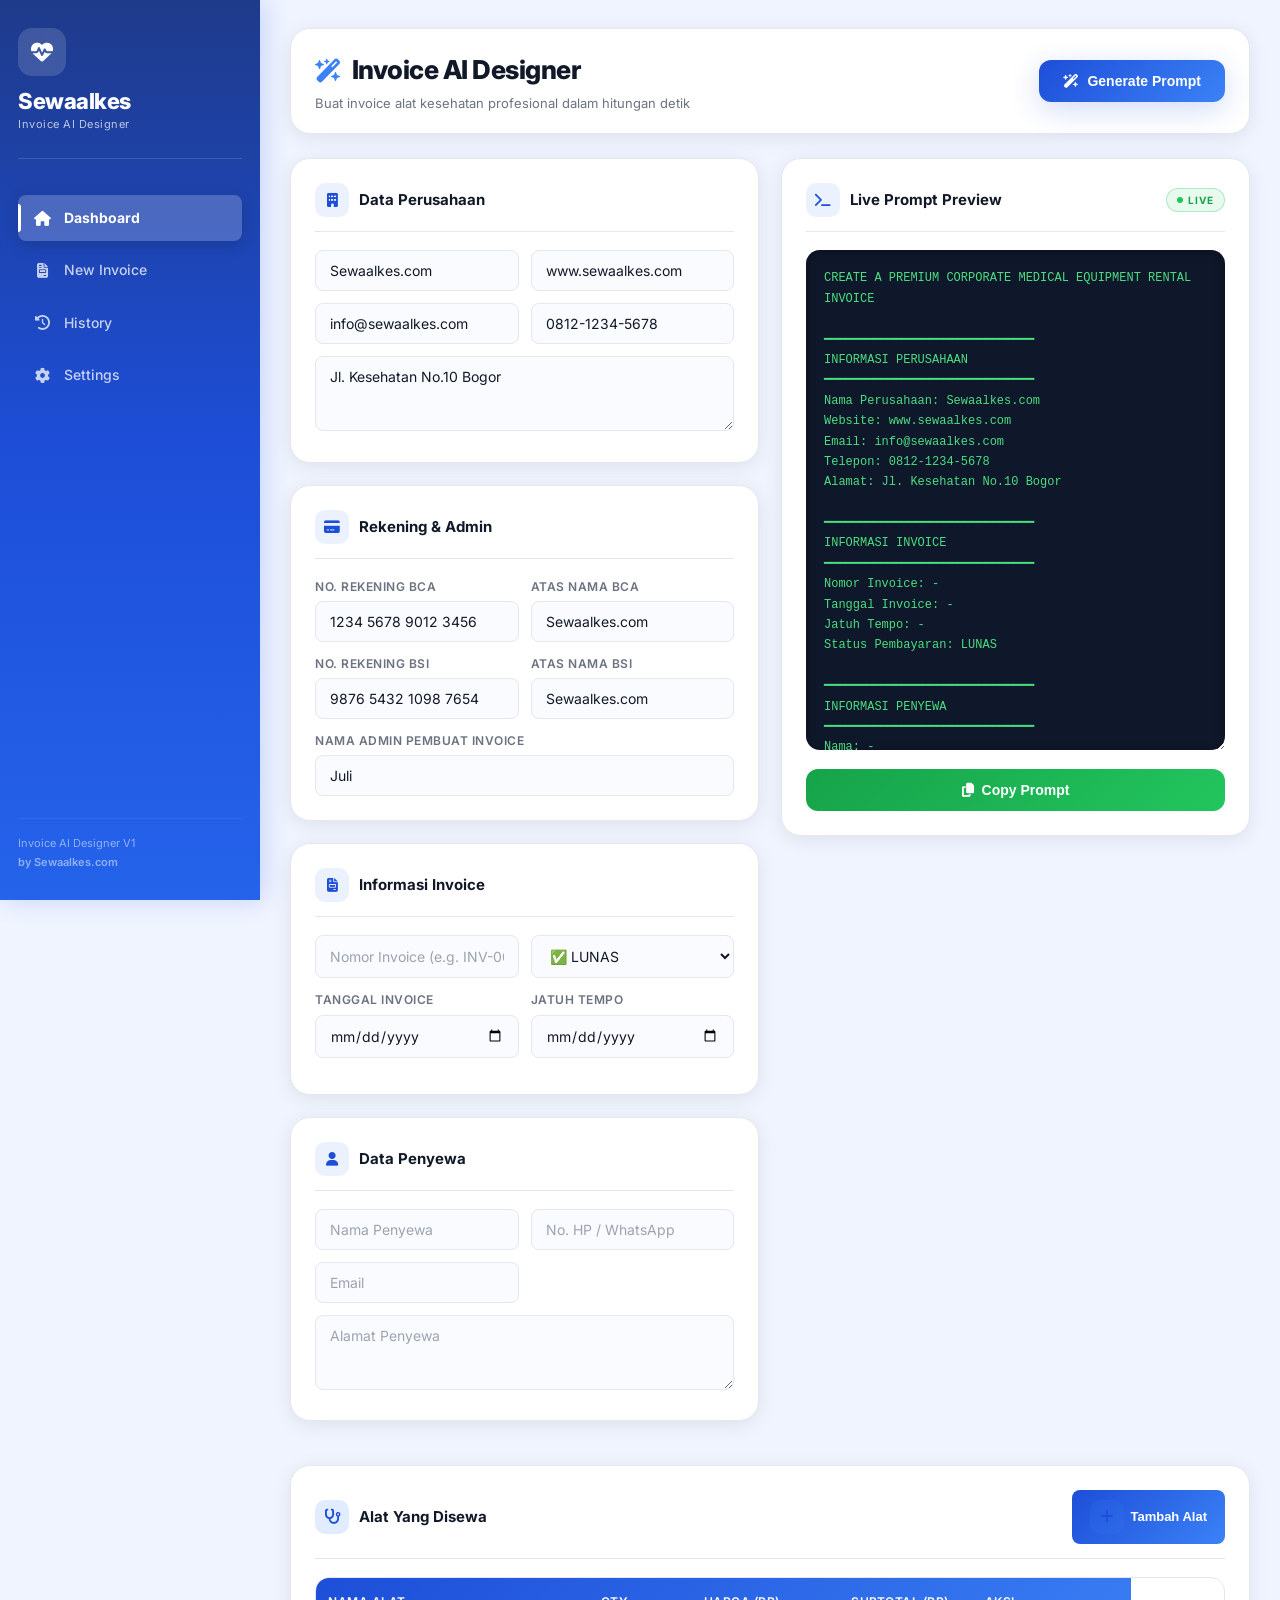
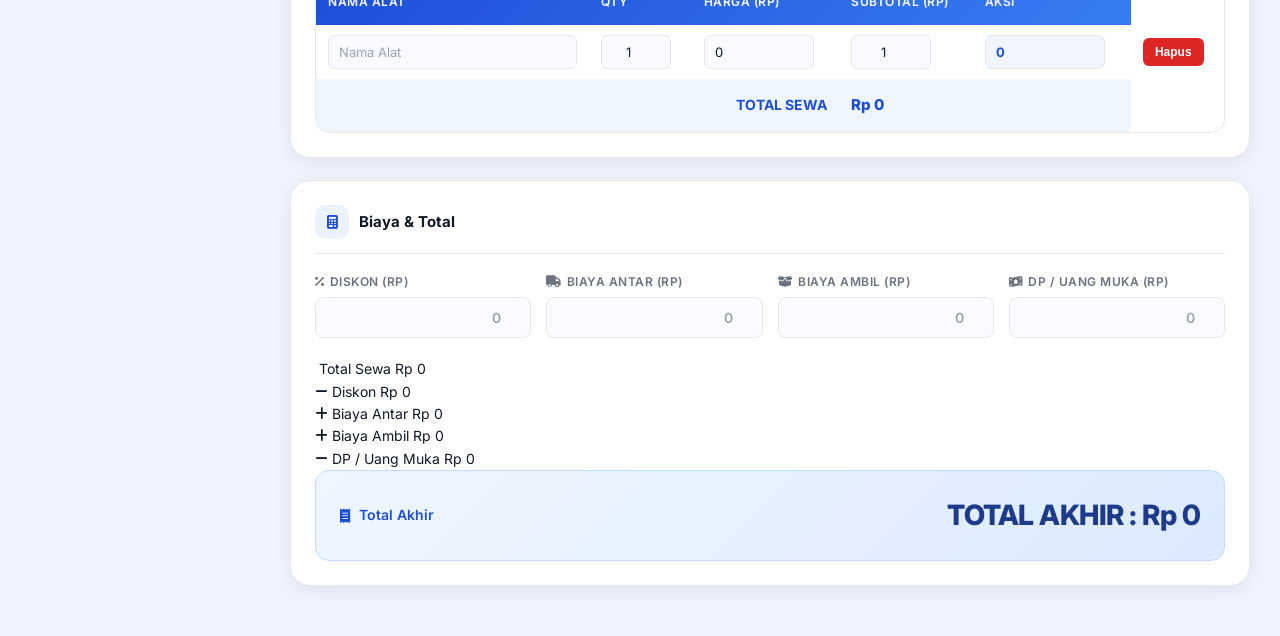
<file: index.html>
<!DOCTYPE html>
<html lang="id">
<head>
<meta charset="UTF-8">
<meta name="viewport" content="width=device-width, initial-scale=1.0">
<meta name="description" content="Invoice AI Designer untuk sewa alat kesehatan - Sewaalkes.com. Buat invoice profesional dengan mudah dan cepat.">
<title>Invoice AI Designer | Sewaalkes.com</title>

<link rel="preconnect" href="https://fonts.googleapis.com">
<link rel="preconnect" href="https://fonts.gstatic.com" crossorigin>
<link href="https://fonts.googleapis.com/css2?family=Inter:wght@300;400;500;600;700;800&display=swap" rel="stylesheet">
<link href="https://cdnjs.cloudflare.com/ajax/libs/font-awesome/6.5.1/css/all.min.css" rel="stylesheet">

<link rel="stylesheet" href="css/style.css">
<link rel="stylesheet" href="css/dashboard.css">
<link rel="stylesheet" href="css/mobile.css">
</head>
<body>

<div class="app">

    <!-- SIDEBAR -->
    <aside class="sidebar">
        <div class="logo">
            <div class="logo-icon"><i class="fa fa-heartbeat"></i></div>
            <h2>Sewaalkes</h2>
            <span>Invoice AI Designer</span>
        </div>

        <nav>
            <a href="index.html" class="active" id="nav-dashboard">
                <i class="fa fa-home"></i>
                <span>Dashboard</span>
            </a>
            <a href="index.html" id="nav-new">
                <i class="fa fa-file-invoice"></i>
                <span>New Invoice</span>
            </a>
            <a href="history.html" id="nav-history">
                <i class="fa fa-clock-rotate-left"></i>
                <span>History</span>
            </a>
            <a href="settings.html" id="nav-settings">
                <i class="fa fa-gear"></i>
                <span>Settings</span>
            </a>
        </nav>

        <div class="sidebar-footer">
            <p>Invoice AI Designer V1</p>
            <p class="brand-tag">by Sewaalkes.com</p>
        </div>
    </aside>

    <!-- CONTENT -->
    <main class="main">

        <div class="topbar">
            <div class="topbar-left">
                <h1><i class="fa fa-wand-magic-sparkles" style="color:#3b82f6;font-size:24px;margin-right:10px;"></i>Invoice AI Designer</h1>
                <p class="topbar-sub">Buat invoice alat kesehatan profesional dalam hitungan detik</p>
            </div>
            <button id="generateBtn" class="btn-generate">
                <i class="fa fa-wand-magic-sparkles"></i>
                Generate Prompt
            </button>
        </div>

        <!-- GRID -->
        <div class="dashboard-grid">

            <!-- KIRI -->
            <div class="left-column">

                <!-- DATA PERUSAHAAN -->
                <div class="card">
                    <div class="card-header">
                        <i class="fa fa-building"></i>
                        <h3>Data Perusahaan</h3>
                    </div>
                    <div class="form-grid-2">
                        <input id="companyName" type="text" placeholder="Nama Perusahaan" value="Sewaalkes.com">
                        <input id="website" type="text" placeholder="Website" value="www.sewaalkes.com">
                        <input id="email" type="email" placeholder="Email" value="info@sewaalkes.com">
                        <input id="phone" type="text" placeholder="No. WhatsApp" value="0812-1234-5678">
                    </div>
                    <textarea id="address" rows="3" placeholder="Alamat Lengkap">Jl. Kesehatan No.10 Bogor</textarea>
                </div>

                <!-- REKENING & ADMIN -->
                <div class="card">
                    <div class="card-header">
                        <i class="fa fa-credit-card"></i>
                        <h3>Rekening & Admin</h3>
                    </div>
                    <div class="form-grid-2">
                        <div class="input-group">
                            <label>No. Rekening BCA</label>
                            <input id="bankBca" type="text" placeholder="No. Rekening BCA" value="1234 5678 9012 3456">
                        </div>
                        <div class="input-group">
                            <label>Atas Nama BCA</label>
                            <input id="bankBcaName" type="text" placeholder="Atas Nama" value="Sewaalkes.com">
                        </div>
                        <div class="input-group">
                            <label>No. Rekening BSI</label>
                            <input id="bankBsi" type="text" placeholder="No. Rekening BSI" value="9876 5432 1098 7654">
                        </div>
                        <div class="input-group">
                            <label>Atas Nama BSI</label>
                            <input id="bankBsiName" type="text" placeholder="Atas Nama" value="Sewaalkes.com">
                        </div>
                    </div>
                    <div class="input-group" style="margin-top: 12px;">
                        <label>Nama Admin Pembuat Invoice</label>
                        <input id="adminName" type="text" placeholder="Nama Admin" value="Juli">
                    </div>
                </div>

                <!-- INVOICE -->
                <div class="card">
                    <div class="card-header">
                        <i class="fa fa-file-invoice"></i>
                        <h3>Informasi Invoice</h3>
                    </div>
                    <div class="form-grid-2">
                        <input id="invoiceNumber" placeholder="Nomor Invoice (e.g. INV-001)">
                        <select id="paymentStatus">
                            <option value="LUNAS">✅ LUNAS</option>
                            <option value="BELUM LUNAS">❌ BELUM LUNAS</option>
                            <option value="DP">⏳ DP / Uang Muka</option>
                        </select>
                        <div class="input-group">
                            <label>Tanggal Invoice</label>
                            <input id="invoiceDate" type="date">
                        </div>
                        <div class="input-group">
                            <label>Jatuh Tempo</label>
                            <input id="dueDate" type="date">
                        </div>
                    </div>
                </div>

                <!-- PENYEWA -->
                <div class="card">
                    <div class="card-header">
                        <i class="fa fa-user"></i>
                        <h3>Data Penyewa</h3>
                    </div>
                    <div class="form-grid-2">
                        <input id="customerName" placeholder="Nama Penyewa">
                        <input id="customerPhone" placeholder="No. HP / WhatsApp">
                        <input id="customerEmail" placeholder="Email" type="email">
                    </div>
                    <textarea id="customerAddress" rows="3" placeholder="Alamat Penyewa"></textarea>
                </div>

            </div>

            <!-- KANAN -->
            <div class="right-column">
                <div class="card preview-card">
                    <div class="card-header">
                        <i class="fa fa-terminal"></i>
                        <h3>Live Prompt Preview</h3>
                        <span class="live-badge"><span class="live-dot"></span>LIVE</span>
                    </div>
                    <textarea id="promptOutput" rows="28" placeholder="Prompt AI akan muncul di sini secara otomatis saat Anda mengisi form..."></textarea>
                    <button id="copyBtn" class="btn-success">
                        <i class="fa fa-copy"></i>
                        Copy Prompt
                    </button>
                </div>
            </div>

        </div>

        <!-- DETAIL SEWA -->
        <div class="card">
            <div class="card-header section-title">
                <div style="display:flex;align-items:center;gap:10px;">
                    <i class="fa fa-stethoscope"></i>
                    <h3>Alat Yang Disewa</h3>
                </div>
                <button id="addItemBtn" class="btn-add">
                    <i class="fa fa-plus"></i> Tambah Alat
                </button>
            </div>

            <div class="table-wrapper">
                <table class="invoice-table">
                    <thead>
                        <tr>
                            <th>Nama Alat</th>
                            <th>Qty</th>
                            <th>Harga (Rp)</th>
                            <th>Subtotal (Rp)</th>
                            <th>Aksi</th>
                        </tr>
                    </thead>
                    <tbody id="itemTableBody"></tbody>
                    <tfoot>
                        <tr class="total-row">
                            <td colspan="3" style="text-align:right;font-weight:700;color:#1d4ed8;padding:14px 12px;background:#eff6ff;">
                                <i class="fa fa-sigma" style="margin-right:6px;"></i>TOTAL SEWA
                            </td>
                            <td style="font-weight:800;color:#1d4ed8;font-size:15px;background:#eff6ff;padding:14px 12px;" id="totalSewaRow">
                                Rp 0
                            </td>
                            <td style="background:#eff6ff;"></td>
                        </tr>
                    </tfoot>
                </table>
            </div>
        </div>

        <!-- BIAYA -->
        <div class="card">
            <div class="card-header">
                <i class="fa fa-calculator"></i>
                <h3>Biaya & Total</h3>
            </div>
            <div class="cost-grid">
                <div class="input-group">
                    <label><i class="fa fa-percent"></i> Diskon (Rp)</label>
                    <input id="discount" type="number" placeholder="0" min="0">
                </div>
                <div class="input-group">
                    <label><i class="fa fa-truck"></i> Biaya Antar (Rp)</label>
                    <input id="deliveryFee" type="number" placeholder="0" min="0">
                </div>
                <div class="input-group">
                    <label><i class="fa fa-box-open"></i> Biaya Ambil (Rp)</label>
                    <input id="pickupFee" type="number" placeholder="0" min="0">
                </div>
                <div class="input-group">
                    <label><i class="fa fa-money-bill-wave"></i> DP / Uang Muka (Rp)</label>
                    <input id="downPayment" type="number" placeholder="0" min="0">
                </div>
            </div>

            <div class="summary-formula">
                <div class="formula-row">
                    <span><i class="fa fa-sigma"></i> Total Sewa</span>
                    <span id="totalSewaLabel">Rp 0</span>
                </div>
                <div class="formula-row minus">
                    <span><i class="fa fa-minus"></i> Diskon</span>
                    <span id="discountLabel">Rp 0</span>
                </div>
                <div class="formula-row plus">
                    <span><i class="fa fa-plus"></i> Biaya Antar</span>
                    <span id="deliveryLabel">Rp 0</span>
                </div>
                <div class="formula-row plus">
                    <span><i class="fa fa-plus"></i> Biaya Ambil</span>
                    <span id="pickupLabel">Rp 0</span>
                </div>
                <div class="formula-row minus">
                    <span><i class="fa fa-minus"></i> DP / Uang Muka</span>
                    <span id="dpLabel">Rp 0</span>
                </div>
            </div>

            <div class="summary-box">
                <div class="summary-label">
                    <i class="fa fa-receipt"></i>
                    Total Akhir
                </div>
                <h2 id="grandTotal">Total Akhir : Rp 0</h2>
            </div>
        </div>

    </main>

</div>

<script src="js/calculator.js"></script>
<script src="js/invoice.js"></script>
<script src="js/prompt-builder.js"></script>
<script src="js/app.js"></script>

</body>
</html>
</file>
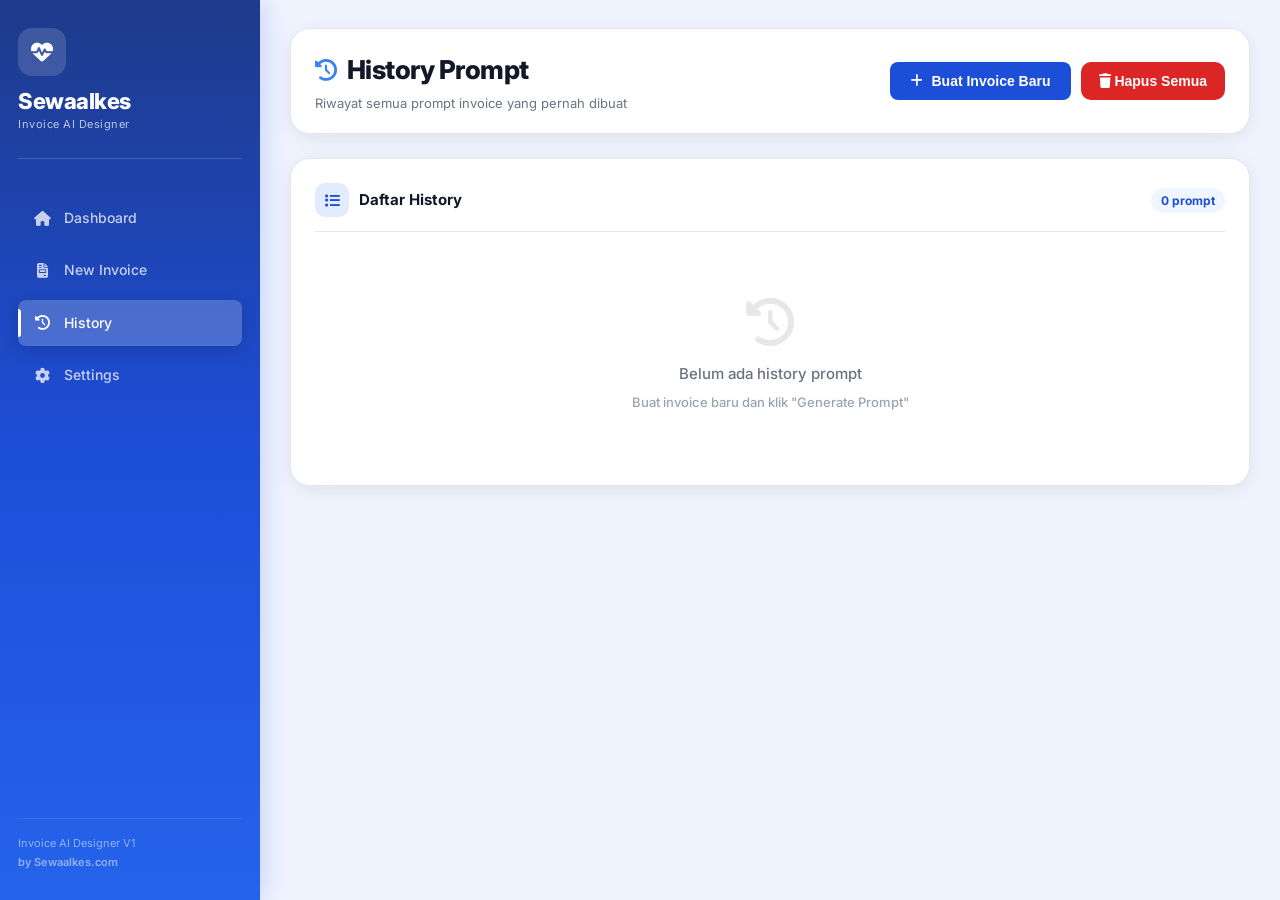
<file: history.html>
<!DOCTYPE html>
<html lang="id">
<head>
<meta charset="UTF-8">
<meta name="viewport" content="width=device-width, initial-scale=1.0">
<meta name="description" content="History prompt invoice - Invoice AI Designer Sewaalkes.com">
<title>History Prompt | Sewaalkes.com</title>

<link rel="preconnect" href="https://fonts.googleapis.com">
<link rel="preconnect" href="https://fonts.gstatic.com" crossorigin>
<link href="https://fonts.googleapis.com/css2?family=Inter:wght@300;400;500;600;700;800&display=swap" rel="stylesheet">
<link href="https://cdnjs.cloudflare.com/ajax/libs/font-awesome/6.5.1/css/all.min.css" rel="stylesheet">
<link rel="stylesheet" href="css/style.css">
<link rel="stylesheet" href="css/mobile.css">
</head>
<body>

<div class="app">

    <!-- SIDEBAR -->
    <aside class="sidebar">
        <div class="logo">
            <div class="logo-icon"><i class="fa fa-heartbeat"></i></div>
            <h2>Sewaalkes</h2>
            <span>Invoice AI Designer</span>
        </div>
        <nav>
            <a href="index.html" id="nav-dashboard">
                <i class="fa fa-home"></i>
                <span>Dashboard</span>
            </a>
            <a href="index.html" id="nav-new">
                <i class="fa fa-file-invoice"></i>
                <span>New Invoice</span>
            </a>
            <a href="history.html" class="active" id="nav-history">
                <i class="fa fa-clock-rotate-left"></i>
                <span>History</span>
            </a>
            <a href="settings.html" id="nav-settings">
                <i class="fa fa-gear"></i>
                <span>Settings</span>
            </a>
        </nav>
        <div class="sidebar-footer">
            <p>Invoice AI Designer V1</p>
            <p class="brand-tag">by Sewaalkes.com</p>
        </div>
    </aside>

    <!-- CONTENT -->
    <main class="main history-page">

        <div class="topbar">
            <div class="topbar-left">
                <h1><i class="fa fa-clock-rotate-left" style="color:#3b82f6;font-size:22px;margin-right:10px;"></i>History Prompt</h1>
                <p class="topbar-sub">Riwayat semua prompt invoice yang pernah dibuat</p>
            </div>
            <div style="display:flex;gap:10px;flex-wrap:wrap;">
                <button onclick="window.location.href='index.html'" class="btn-primary">
                    <i class="fa fa-plus"></i> Buat Invoice Baru
                </button>
                <button onclick="clearHistory()" class="btn-delete" style="padding:11px 18px;border-radius:10px;font-size:14px;">
                    <i class="fa fa-trash"></i> Hapus Semua
                </button>
            </div>
        </div>

        <div class="card">
            <div class="card-header">
                <i class="fa fa-list"></i>
                <h3>Daftar History</h3>
                <span id="historyCount" style="background:#eff6ff;color:#1d4ed8;font-size:12px;font-weight:700;padding:3px 10px;border-radius:999px;margin-left:auto;"></span>
            </div>
            <div id="historyContainer"></div>
        </div>

    </main>
</div>

<script>
function loadHistory() {
    const container = document.getElementById("historyContainer");
    const countEl = document.getElementById("historyCount");
    const history = JSON.parse(localStorage.getItem("invoiceHistory") || "[]");

    countEl.textContent = `${history.length} prompt`;

    if (history.length === 0) {
        container.innerHTML = `
            <div class="empty-state">
                <i class="fa fa-clock-rotate-left"></i>
                <p>Belum ada history prompt</p>
                <p style="font-size:13px;margin-top:6px;color:#9ca3af;">Buat invoice baru dan klik "Generate Prompt"</p>
            </div>
        `;
        return;
    }

    let html = "";
    history.forEach((item, index) => {
        html += `
        <div class="history-item">
            <div style="display:flex;justify-content:space-between;align-items:center;flex-wrap:wrap;gap:8px;">
                <div>
                    <h4><i class="fa fa-file-lines" style="margin-right:6px;"></i>Prompt #${index + 1}</h4>
                    <small><i class="fa fa-calendar" style="margin-right:4px;"></i>${item.date}</small>
                </div>
                <button onclick="copyPrompt(${index})" class="btn-primary" style="font-size:12px;padding:8px 14px;">
                    <i class="fa fa-copy"></i> Copy
                </button>
            </div>
            <textarea rows="6" readonly>${item.prompt}</textarea>
        </div>
        `;
    });

    container.innerHTML = html;
}

function copyPrompt(index) {
    const history = JSON.parse(localStorage.getItem("invoiceHistory") || "[]");
    navigator.clipboard.writeText(history[index].prompt).then(() => {
        // Visual feedback
        const btns = document.querySelectorAll(".btn-primary");
        if (btns[index]) {
            btns[index].innerHTML = '<i class="fa fa-check"></i> Berhasil!';
            btns[index].style.background = '#16a34a';
            setTimeout(() => {
                btns[index].innerHTML = '<i class="fa fa-copy"></i> Copy';
                btns[index].style.background = '';
            }, 2000);
        }
    }).catch(() => {
        alert("Prompt #" + (index + 1) + " berhasil dicopy");
    });
}

function clearHistory() {
    if (confirm("Hapus semua history prompt? Tindakan ini tidak bisa dibatalkan.")) {
        localStorage.removeItem("invoiceHistory");
        loadHistory();
    }
}

loadHistory();
</script>

</body>
</html>
</file>
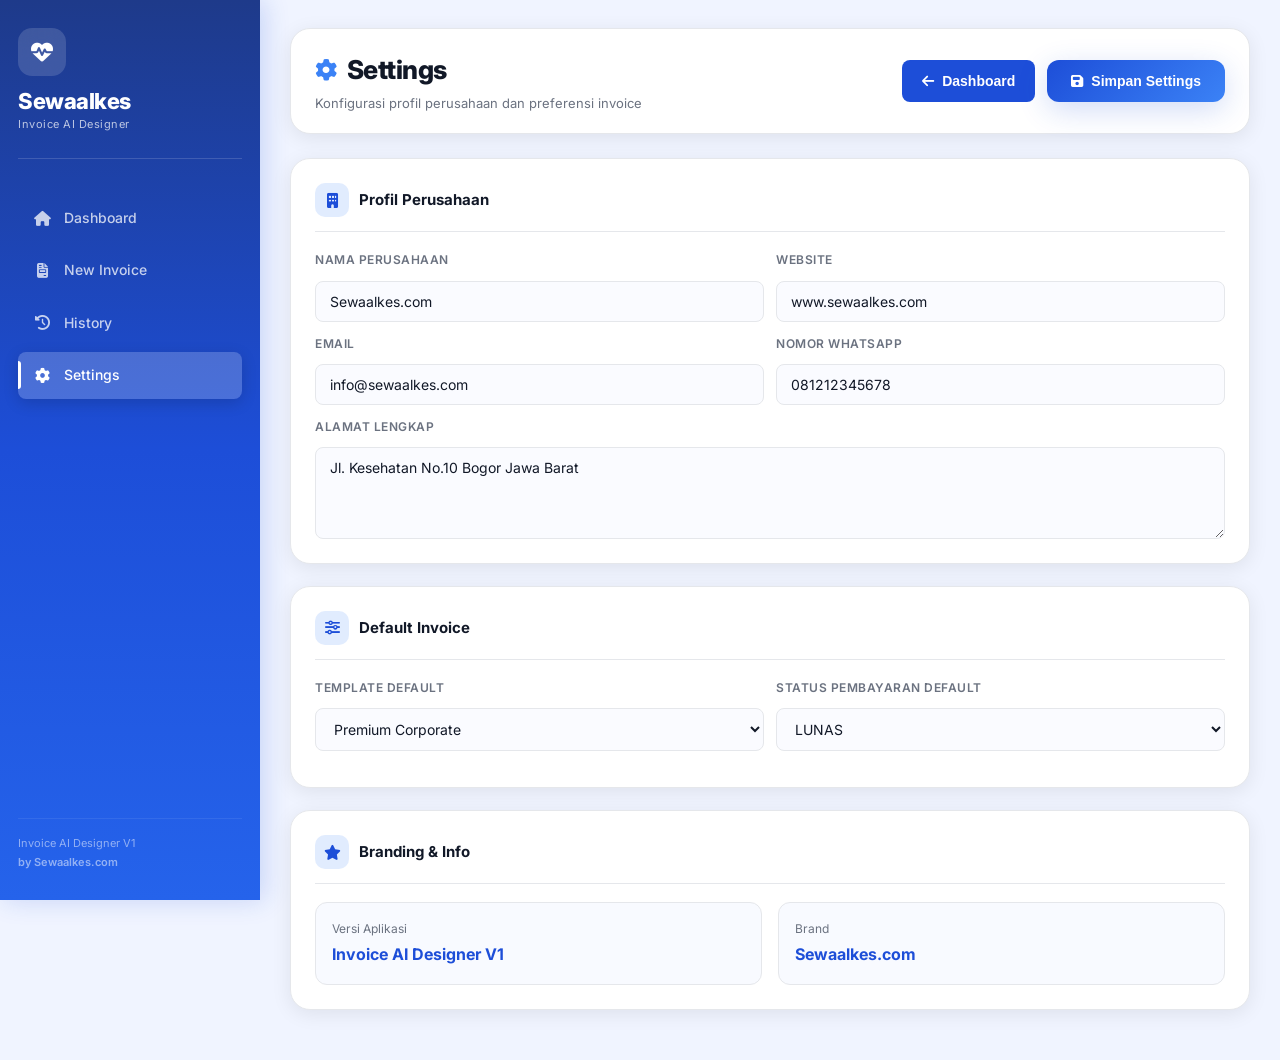
<file: settings.html>
<!DOCTYPE html>
<html lang="id">
<head>
<meta charset="UTF-8">
<meta name="viewport" content="width=device-width, initial-scale=1.0">
<meta name="description" content="Settings Invoice AI Designer - Sewaalkes.com">
<title>Settings | Sewaalkes.com</title>

<link rel="preconnect" href="https://fonts.googleapis.com">
<link rel="preconnect" href="https://fonts.gstatic.com" crossorigin>
<link href="https://fonts.googleapis.com/css2?family=Inter:wght@300;400;500;600;700;800&display=swap" rel="stylesheet">
<link href="https://cdnjs.cloudflare.com/ajax/libs/font-awesome/6.5.1/css/all.min.css" rel="stylesheet">
<link rel="stylesheet" href="css/style.css">
<link rel="stylesheet" href="css/mobile.css">
</head>
<body>

<div class="app">

    <!-- SIDEBAR -->
    <aside class="sidebar">
        <div class="logo">
            <div class="logo-icon"><i class="fa fa-heartbeat"></i></div>
            <h2>Sewaalkes</h2>
            <span>Invoice AI Designer</span>
        </div>
        <nav>
            <a href="index.html" id="nav-dashboard">
                <i class="fa fa-home"></i>
                <span>Dashboard</span>
            </a>
            <a href="index.html" id="nav-new">
                <i class="fa fa-file-invoice"></i>
                <span>New Invoice</span>
            </a>
            <a href="history.html" id="nav-history">
                <i class="fa fa-clock-rotate-left"></i>
                <span>History</span>
            </a>
            <a href="settings.html" class="active" id="nav-settings">
                <i class="fa fa-gear"></i>
                <span>Settings</span>
            </a>
        </nav>
        <div class="sidebar-footer">
            <p>Invoice AI Designer V1</p>
            <p class="brand-tag">by Sewaalkes.com</p>
        </div>
    </aside>

    <!-- CONTENT -->
    <main class="main settings-page">

        <div class="topbar">
            <div class="topbar-left">
                <h1><i class="fa fa-gear" style="color:#3b82f6;font-size:22px;margin-right:10px;"></i>Settings</h1>
                <p class="topbar-sub">Konfigurasi profil perusahaan dan preferensi invoice</p>
            </div>
            <div class="btn-row" style="margin:0;">
                <button onclick="window.location.href='index.html'" class="btn-primary">
                    <i class="fa fa-arrow-left"></i> Dashboard
                </button>
                <button onclick="saveSettings()" class="btn-generate">
                    <i class="fa fa-floppy-disk"></i> Simpan Settings
                </button>
            </div>
        </div>

        <!-- PROFIL PERUSAHAAN -->
        <div class="card">
            <div class="card-header">
                <i class="fa fa-building"></i>
                <h3>Profil Perusahaan</h3>
            </div>
            <div class="form-grid-2">
                <div class="input-group">
                    <label>Nama Perusahaan</label>
                    <input id="companyName" type="text" value="Sewaalkes.com" placeholder="Nama Perusahaan">
                </div>
                <div class="input-group">
                    <label>Website</label>
                    <input id="website" type="text" value="www.sewaalkes.com" placeholder="Website">
                </div>
                <div class="input-group">
                    <label>Email</label>
                    <input id="email" type="email" value="info@sewaalkes.com" placeholder="Email">
                </div>
                <div class="input-group">
                    <label>Nomor WhatsApp</label>
                    <input id="phone" type="text" value="081212345678" placeholder="No. WhatsApp">
                </div>
            </div>
            <div class="input-group" style="margin-top:12px;">
                <label>Alamat Lengkap</label>
                <textarea id="companyAddress" rows="4" placeholder="Alamat Lengkap">Jl. Kesehatan No.10 Bogor Jawa Barat</textarea>
            </div>
        </div>

        <!-- DEFAULT INVOICE -->
        <div class="card">
            <div class="card-header">
                <i class="fa fa-sliders"></i>
                <h3>Default Invoice</h3>
            </div>
            <div class="form-grid-2">
                <div class="input-group">
                    <label>Template Default</label>
                    <select id="templateStyle">
                        <option>Premium Corporate</option>
                        <option>Medical Blue</option>
                        <option>Executive</option>
                        <option>Modern Clean</option>
                    </select>
                </div>
                <div class="input-group">
                    <label>Status Pembayaran Default</label>
                    <select id="paymentStatus">
                        <option value="LUNAS">LUNAS</option>
                        <option value="BELUM LUNAS">BELUM LUNAS</option>
                        <option value="DP">DP / Uang Muka</option>
                    </select>
                </div>
            </div>
        </div>

        <!-- BRANDING -->
        <div class="card">
            <div class="card-header">
                <i class="fa fa-star"></i>
                <h3>Branding & Info</h3>
            </div>
            <div style="display:grid;grid-template-columns:1fr 1fr;gap:16px;">
                <div style="background:#f8faff;border:1px solid #e5e7eb;border-radius:12px;padding:16px;">
                    <p style="font-size:12px;color:#6b7280;margin-bottom:4px;">Versi Aplikasi</p>
                    <p style="font-size:16px;font-weight:700;color:#1d4ed8;">Invoice AI Designer V1</p>
                </div>
                <div style="background:#f8faff;border:1px solid #e5e7eb;border-radius:12px;padding:16px;">
                    <p style="font-size:12px;color:#6b7280;margin-bottom:4px;">Brand</p>
                    <p style="font-size:16px;font-weight:700;color:#1d4ed8;">Sewaalkes.com</p>
                </div>
            </div>
        </div>

        <!-- NOTIFICATION -->
        <div id="saveNotif" style="display:none;background:#dcfce7;border:1px solid #86efac;color:#15803d;padding:14px 20px;border-radius:12px;font-weight:600;text-align:center;margin-bottom:20px;font-size:14px;">
            <i class="fa fa-check-circle" style="margin-right:8px;"></i>Settings berhasil disimpan!
        </div>

    </main>
</div>

<script>
function saveSettings() {
    const settings = {
        companyName: document.getElementById("companyName").value,
        website:     document.getElementById("website").value,
        email:       document.getElementById("email").value,
        phone:       document.getElementById("phone").value,
        companyAddress: document.getElementById("companyAddress").value,
        templateStyle:  document.getElementById("templateStyle").value,
        paymentStatus:  document.getElementById("paymentStatus").value
    };

    localStorage.setItem("invoiceSettings", JSON.stringify(settings));

    const notif = document.getElementById("saveNotif");
    notif.style.display = "block";
    setTimeout(() => {
        notif.style.display = "none";
    }, 3000);
}

function loadSettings() {
    const settings = JSON.parse(localStorage.getItem("invoiceSettings") || "{}");
    if (!settings.companyName) return;

    const map = {
        companyName:    "companyName",
        website:        "website",
        email:          "email",
        phone:          "phone",
        companyAddress: "companyAddress",
        templateStyle:  "templateStyle",
        paymentStatus:  "paymentStatus"
    };

    Object.entries(map).forEach(([key, id]) => {
        const el = document.getElementById(id);
        if (el && settings[key]) el.value = settings[key];
    });
}

loadSettings();
</script>

</body>
</html>
</file>
<file: css/style.css>
/* ========================================
   STYLE.CSS - Invoice AI Designer
   Core Design System
   ======================================== */

/* GOOGLE FONTS */
@import url('https://fonts.googleapis.com/css2?family=Inter:wght@300;400;500;600;700;800&display=swap');

/* RESET */
* {
    margin: 0;
    padding: 0;
    box-sizing: border-box;
}

:root {
    --primary: #1d4ed8;
    --primary-dark: #1e3a8a;
    --primary-light: #3b82f6;
    --primary-glow: rgba(59, 130, 246, 0.15);
    --success: #16a34a;
    --success-dark: #15803d;
    --danger: #dc2626;
    --danger-dark: #b91c1c;
    --warning: #d97706;
    --bg: #f0f4ff;
    --card-bg: #ffffff;
    --sidebar-bg: linear-gradient(180deg, #1e3a8a 0%, #1d4ed8 50%, #2563eb 100%);
    --text: #111827;
    --text-muted: #6b7280;
    --text-light: #9ca3af;
    --border: #e5e7eb;
    --border-focus: #3b82f6;
    --shadow-sm: 0 1px 3px rgba(0,0,0,0.08);
    --shadow-md: 0 4px 20px rgba(0,0,0,0.08);
    --shadow-lg: 0 10px 40px rgba(0,0,0,0.12);
    --shadow-blue: 0 8px 30px rgba(29, 78, 216, 0.2);
    --radius-sm: 8px;
    --radius-md: 14px;
    --radius-lg: 20px;
    --sidebar-width: 260px;
    --transition: all 0.25s cubic-bezier(0.4, 0, 0.2, 1);
}

body {
    font-family: 'Inter', 'Segoe UI', sans-serif;
    background: var(--bg);
    color: var(--text);
    font-size: 14px;
    line-height: 1.6;
    -webkit-font-smoothing: antialiased;
}

/* ========================================
   APP LAYOUT
   ======================================== */

.app {
    display: flex;
    min-height: 100vh;
}

/* ========================================
   SIDEBAR
   ======================================== */

.sidebar {
    width: var(--sidebar-width);
    background: var(--sidebar-bg);
    color: white;
    padding: 28px 18px;
    position: fixed;
    height: 100vh;
    display: flex;
    flex-direction: column;
    z-index: 100;
    box-shadow: 4px 0 24px rgba(29, 78, 216, 0.2);
}

.logo {
    display: flex;
    flex-direction: column;
    align-items: flex-start;
    margin-bottom: 36px;
    padding-bottom: 24px;
    border-bottom: 1px solid rgba(255,255,255,0.15);
}

.logo-icon {
    width: 48px;
    height: 48px;
    background: rgba(255,255,255,0.15);
    border-radius: 14px;
    display: flex;
    align-items: center;
    justify-content: center;
    margin-bottom: 12px;
    font-size: 22px;
    backdrop-filter: blur(10px);
}

.logo h2 {
    font-size: 22px;
    font-weight: 800;
    letter-spacing: -0.5px;
    line-height: 1.2;
}

.logo span {
    font-size: 11px;
    opacity: 0.7;
    font-weight: 400;
    margin-top: 2px;
    letter-spacing: 0.5px;
}

.sidebar nav {
    display: flex;
    flex-direction: column;
    gap: 6px;
    flex: 1;
}

.sidebar nav a {
    text-decoration: none;
    color: rgba(255,255,255,0.75);
    padding: 12px 14px;
    border-radius: var(--radius-sm);
    transition: var(--transition);
    display: flex;
    align-items: center;
    gap: 12px;
    font-weight: 500;
    font-size: 14px;
    position: relative;
}

.sidebar nav a i {
    width: 20px;
    text-align: center;
    font-size: 15px;
}

.sidebar nav a:hover {
    background: rgba(255,255,255,0.12);
    color: white;
    transform: translateX(2px);
}

.sidebar nav a.active {
    background: rgba(255,255,255,0.2);
    color: white;
    box-shadow: 0 4px 15px rgba(0,0,0,0.15);
}

.sidebar nav a.active::before {
    content: '';
    position: absolute;
    left: 0;
    top: 50%;
    transform: translateY(-50%);
    width: 3px;
    height: 60%;
    background: white;
    border-radius: 0 3px 3px 0;
}

.sidebar-footer {
    border-top: 1px solid rgba(255,255,255,0.15);
    padding-top: 16px;
    font-size: 11px;
    opacity: 0.5;
}

.sidebar-footer .brand-tag {
    font-weight: 600;
    margin-top: 2px;
}

/* ========================================
   MAIN CONTENT
   ======================================== */

.main {
    margin-left: var(--sidebar-width);
    padding: 28px 30px;
    width: 100%;
    min-height: 100vh;
}

/* ========================================
   TOPBAR
   ======================================== */

.topbar {
    display: flex;
    justify-content: space-between;
    align-items: center;
    background: white;
    padding: 20px 24px;
    border-radius: var(--radius-lg);
    box-shadow: var(--shadow-md);
    margin-bottom: 24px;
    border: 1px solid var(--border);
}

.topbar-left h1 {
    font-size: 26px;
    font-weight: 800;
    color: var(--text);
    letter-spacing: -0.5px;
    display: flex;
    align-items: center;
}

.topbar-sub {
    font-size: 13px;
    color: var(--text-muted);
    margin-top: 2px;
}

/* ========================================
   BUTTONS
   ======================================== */

.btn-generate {
    background: linear-gradient(135deg, var(--primary) 0%, var(--primary-light) 100%);
    color: white;
    border: none;
    padding: 13px 24px;
    border-radius: 12px;
    cursor: pointer;
    font-weight: 700;
    font-size: 14px;
    display: flex;
    align-items: center;
    gap: 8px;
    transition: var(--transition);
    box-shadow: var(--shadow-blue);
    white-space: nowrap;
}

.btn-generate:hover {
    transform: translateY(-2px);
    box-shadow: 0 12px 35px rgba(29, 78, 216, 0.35);
}

.btn-generate:active {
    transform: translateY(0);
}

.btn-primary {
    background: var(--primary);
    color: white;
    border: none;
    padding: 11px 20px;
    border-radius: var(--radius-sm);
    cursor: pointer;
    font-weight: 600;
    font-size: 14px;
    transition: var(--transition);
    display: inline-flex;
    align-items: center;
    gap: 8px;
}

.btn-primary:hover {
    background: var(--primary-dark);
    transform: translateY(-1px);
    box-shadow: var(--shadow-blue);
}

.btn-success {
    background: linear-gradient(135deg, var(--success), #22c55e);
    color: white;
    border: none;
    padding: 13px;
    width: 100%;
    border-radius: 12px;
    cursor: pointer;
    font-weight: 700;
    font-size: 14px;
    transition: var(--transition);
    display: flex;
    align-items: center;
    justify-content: center;
    gap: 8px;
    margin-top: 12px;
}

.btn-success:hover {
    background: linear-gradient(135deg, var(--success-dark), var(--success));
    transform: translateY(-2px);
    box-shadow: 0 8px 25px rgba(22, 163, 74, 0.35);
}

.btn-add {
    background: linear-gradient(135deg, var(--primary) 0%, var(--primary-light) 100%);
    color: white;
    border: none;
    padding: 10px 18px;
    border-radius: var(--radius-sm);
    cursor: pointer;
    font-weight: 600;
    font-size: 13px;
    transition: var(--transition);
    display: inline-flex;
    align-items: center;
    gap: 6px;
}

.btn-add:hover {
    transform: translateY(-1px);
    box-shadow: var(--shadow-blue);
}

.btn-delete {
    background: var(--danger);
    color: white;
    border: none;
    padding: 7px 12px;
    border-radius: 6px;
    cursor: pointer;
    font-size: 12px;
    font-weight: 600;
    transition: var(--transition);
}

.btn-delete:hover {
    background: var(--danger-dark);
    transform: scale(1.05);
}

/* ========================================
   GRID LAYOUT
   ======================================== */

.dashboard-grid {
    display: grid;
    grid-template-columns: 1fr 1fr;
    gap: 22px;
    margin-bottom: 22px;
    align-items: start;
}

/* ========================================
   CARD
   ======================================== */

.card {
    background: var(--card-bg);
    border-radius: var(--radius-lg);
    padding: 24px;
    box-shadow: var(--shadow-md);
    margin-bottom: 22px;
    border: 1px solid var(--border);
    transition: var(--transition);
    animation: fadeInUp 0.4s ease both;
}

.card:hover {
    box-shadow: var(--shadow-lg);
    transform: translateY(-2px);
}

.card-header {
    display: flex;
    align-items: center;
    gap: 10px;
    margin-bottom: 18px;
    padding-bottom: 14px;
    border-bottom: 1px solid var(--border);
}

.card-header i {
    width: 34px;
    height: 34px;
    background: var(--primary-glow);
    color: var(--primary);
    border-radius: 10px;
    display: flex;
    align-items: center;
    justify-content: center;
    font-size: 15px;
    flex-shrink: 0;
}

.card-header h3 {
    font-size: 15px;
    font-weight: 700;
    color: var(--text);
    flex: 1;
}

/* ========================================
   FORM ELEMENTS
   ======================================== */

.form-grid-2 {
    display: grid;
    grid-template-columns: 1fr 1fr;
    gap: 12px;
    margin-bottom: 12px;
}

.input-group {
    display: flex;
    flex-direction: column;
    gap: 5px;
}

.input-group label {
    font-size: 12px;
    font-weight: 600;
    color: var(--text-muted);
    text-transform: uppercase;
    letter-spacing: 0.5px;
    display: flex;
    align-items: center;
    gap: 5px;
}

input,
textarea,
select {
    width: 100%;
    padding: 11px 14px;
    margin-bottom: 0;
    border: 1.5px solid var(--border);
    border-radius: var(--radius-sm);
    font-size: 14px;
    font-family: 'Inter', sans-serif;
    color: var(--text);
    background: #fafbff;
    transition: var(--transition);
    outline: none;
}

input:focus,
textarea:focus,
select:focus {
    border-color: var(--border-focus);
    background: white;
    box-shadow: 0 0 0 3px var(--primary-glow);
}

input::placeholder,
textarea::placeholder {
    color: var(--text-light);
}

select {
    cursor: pointer;
}

/* ========================================
   TABLE
   ======================================== */

.table-wrapper {
    overflow-x: auto;
    border-radius: var(--radius-md);
    border: 1px solid var(--border);
}

.invoice-table {
    width: 100%;
    border-collapse: collapse;
    min-width: 600px;
}

.invoice-table thead {
    background: linear-gradient(135deg, var(--primary) 0%, var(--primary-light) 100%);
}

.invoice-table th {
    color: white;
    padding: 14px 12px;
    text-align: left;
    font-size: 12px;
    font-weight: 600;
    letter-spacing: 0.5px;
    text-transform: uppercase;
}

.invoice-table td {
    padding: 10px 12px;
    border-bottom: 1px solid #f1f5f9;
    background: white;
    vertical-align: middle;
}

.invoice-table tbody tr:last-child td {
    border-bottom: none;
}

.invoice-table tbody tr:hover td {
    background: #f8faff;
}

.invoice-table input {
    margin: 0;
    padding: 8px 10px;
    border-radius: 6px;
    font-size: 13px;
    background: #f8faff;
}

/* ========================================
   SECTION TITLE
   ======================================== */

.section-title {
    display: flex;
    justify-content: space-between;
    align-items: center;
    flex-wrap: wrap;
    gap: 10px;
}

/* ========================================
   COST GRID
   ======================================== */

.cost-grid {
    display: grid;
    grid-template-columns: repeat(4, 1fr);
    gap: 15px;
    margin-bottom: 20px;
}

/* ========================================
   SUMMARY BOX
   ======================================== */

.summary-box {
    background: linear-gradient(135deg, #eff6ff 0%, #dbeafe 100%);
    padding: 22px 24px;
    border-radius: var(--radius-md);
    border: 1.5px solid #bfdbfe;
    display: flex;
    justify-content: space-between;
    align-items: center;
}

.summary-label {
    font-size: 14px;
    font-weight: 600;
    color: var(--primary);
    display: flex;
    align-items: center;
    gap: 8px;
}

.summary-box h2 {
    font-size: 28px;
    font-weight: 800;
    color: var(--primary-dark);
    letter-spacing: -0.5px;
}

/* ========================================
   PREVIEW CARD
   ======================================== */

.preview-card {
    position: sticky;
    top: 20px;
}

.preview-card textarea {
    background: #0f172a;
    color: #4ade80;
    border: none;
    padding: 18px;
    border-radius: var(--radius-md);
    font-family: 'Consolas', 'Courier New', monospace;
    font-size: 12px;
    line-height: 1.7;
    resize: none;
    width: 100%;
    height: 500px;
    box-shadow: inset 0 2px 10px rgba(0,0,0,0.3);
}

.live-badge {
    display: flex;
    align-items: center;
    gap: 5px;
    background: rgba(34, 197, 94, 0.1);
    color: #16a34a;
    font-size: 10px;
    font-weight: 700;
    padding: 3px 10px;
    border-radius: 999px;
    border: 1px solid rgba(34, 197, 94, 0.3);
    letter-spacing: 1px;
}

.live-dot {
    width: 6px;
    height: 6px;
    background: #22c55e;
    border-radius: 50%;
    animation: pulse 1.5s infinite;
}

/* ========================================
   ANIMATIONS
   ======================================== */

@keyframes fadeInUp {
    from {
        opacity: 0;
        transform: translateY(16px);
    }
    to {
        opacity: 1;
        transform: translateY(0);
    }
}

@keyframes pulse {
    0%, 100% { opacity: 1; transform: scale(1); }
    50% { opacity: 0.5; transform: scale(1.3); }
}

/* ========================================
   SCROLLBAR
   ======================================== */

::-webkit-scrollbar {
    width: 6px;
    height: 6px;
}

::-webkit-scrollbar-track {
    background: var(--bg);
}

::-webkit-scrollbar-thumb {
    background: #c7d2fe;
    border-radius: 20px;
}

::-webkit-scrollbar-thumb:hover {
    background: var(--primary-light);
}

/* ========================================
   STATUS BADGES
   ======================================== */

.badge {
    display: inline-block;
    padding: 5px 12px;
    border-radius: 999px;
    font-size: 11px;
    font-weight: 700;
    letter-spacing: 0.5px;
}

.badge-success { background: #dcfce7; color: #15803d; }
.badge-warning { background: #fef9c3; color: #a16207; }
.badge-danger  { background: #fee2e2; color: #b91c1c; }

/* ========================================
   HISTORY PAGE
   ======================================== */

.history-page .history-item {
    background: #f8faff;
    border: 1px solid var(--border);
    border-radius: var(--radius-md);
    padding: 18px;
    margin-bottom: 16px;
    transition: var(--transition);
}

.history-page .history-item:hover {
    border-color: var(--primary-light);
    box-shadow: 0 4px 15px var(--primary-glow);
}

.history-page .history-item h4 {
    font-size: 14px;
    font-weight: 700;
    color: var(--primary);
    margin-bottom: 4px;
}

.history-page .history-item small {
    color: var(--text-muted);
    font-size: 12px;
}

.history-page .history-item textarea {
    background: #0f172a;
    color: #4ade80;
    font-family: monospace;
    font-size: 11px;
    border-radius: 8px;
    padding: 12px;
    border: none;
    margin-top: 12px;
    height: 120px;
    resize: none;
}

/* ========================================
   SETTINGS PAGE
   ======================================== */

.settings-page label {
    display: block;
    font-size: 12px;
    font-weight: 600;
    color: var(--text-muted);
    text-transform: uppercase;
    letter-spacing: 0.5px;
    margin-bottom: 6px;
    margin-top: 14px;
}

.settings-page label:first-child {
    margin-top: 0;
}

.settings-page input,
.settings-page textarea,
.settings-page select {
    margin-bottom: 0;
}

.settings-page .btn-row {
    display: flex;
    gap: 12px;
    margin-bottom: 24px;
    flex-wrap: wrap;
}

.settings-page h2 {
    font-size: 17px;
    font-weight: 700;
    color: var(--text);
    margin-bottom: 16px;
}

.empty-state {
    text-align: center;
    padding: 48px 24px;
    color: var(--text-muted);
}

.empty-state i {
    font-size: 48px;
    color: var(--border);
    margin-bottom: 16px;
    display: block;
}

.empty-state p {
    font-size: 15px;
    font-weight: 500;
}
</file>
<file: css/dashboard.css>
/* ========================================
   DASHBOARD.CSS
   Enhanced Dashboard Effects
   ======================================== */

/* Card delay animations */
.left-column .card:nth-child(1) { animation-delay: 0.05s; }
.left-column .card:nth-child(2) { animation-delay: 0.10s; }
.left-column .card:nth-child(3) { animation-delay: 0.15s; }
.right-column .card { animation-delay: 0.05s; }

/* Table input widths */
.invoice-table .item-name { min-width: 160px; }
.invoice-table .item-qty  { max-width: 70px; text-align: center; }
.invoice-table .item-price    { max-width: 110px; }
.invoice-table .item-duration { max-width: 80px; text-align: center; }
.invoice-table .item-subtotal {
    max-width: 120px;
    background: #f1f5ff;
    color: var(--primary);
    font-weight: 700;
    cursor: default;
}

/* Active nav highlight */
.sidebar nav a.active {
    font-weight: 700;
}

/* Topbar generate btn pulse on click */
.btn-generate:active {
    animation: btnClick 0.15s ease;
}

@keyframes btnClick {
    0%   { transform: scale(1); }
    50%  { transform: scale(0.96); }
    100% { transform: scale(1); }
}

/* Form input row gap fix */
.form-grid-2 input,
.form-grid-2 select {
    margin-bottom: 0;
}

/* Textarea in card */
.card textarea {
    margin-bottom: 0;
    resize: vertical;
}

/* Cost grid inputs */
.cost-grid .input-group {
    display: flex;
    flex-direction: column;
    gap: 6px;
}

.cost-grid input {
    font-weight: 600;
    text-align: right;
}

/* Summary amount animation */
#grandTotal {
    transition: all 0.3s cubic-bezier(0.34, 1.56, 0.64, 1);
}

/* Premium scrollbar for code preview */
.preview-card textarea::-webkit-scrollbar {
    width: 4px;
}

.preview-card textarea::-webkit-scrollbar-track {
    background: #1e293b;
}

.preview-card textarea::-webkit-scrollbar-thumb {
    background: #334155;
    border-radius: 4px;
}

/* Table row add animation */
@keyframes rowFadeIn {
    from {
        opacity: 0;
        transform: translateX(-10px);
    }
    to {
        opacity: 1;
        transform: translateX(0);
    }
}

#itemTableBody tr {
    animation: rowFadeIn 0.25s ease;
}

/* Icon wrapper in card header */
.card-header > i {
    width: 34px;
    height: 34px;
    background: rgba(59, 130, 246, 0.1);
    color: var(--primary);
    border-radius: 10px;
    display: flex !important;
    align-items: center;
    justify-content: center;
    font-size: 14px;
    flex-shrink: 0;
}
</file>
<file: css/mobile.css>
/* ========================================
   MOBILE.CSS
   Responsive Design
   ======================================== */

/* LARGE TABLET — Stack columns */
@media (max-width: 1200px) {
    .dashboard-grid {
        grid-template-columns: 1fr;
    }
    .cost-grid {
        grid-template-columns: 1fr 1fr;
    }
    .right-column {
        position: relative;
        top: auto;
    }
    .preview-card textarea {
        height: 350px;
    }
}

/* TABLET */
@media (max-width: 900px) {
    :root {
        --sidebar-width: 220px;
    }
    .main {
        padding: 20px;
    }
    .topbar {
        flex-direction: column;
        align-items: flex-start;
        gap: 14px;
    }
    .btn-generate {
        width: 100%;
        justify-content: center;
    }
}

/* MOBILE — Hide sidebar, show topnav */
@media (max-width: 768px) {
    .sidebar {
        width: 100%;
        height: auto;
        position: relative;
        padding: 16px 18px;
        flex-direction: row;
        align-items: center;
        flex-wrap: wrap;
        gap: 12px;
    }

    .logo {
        flex-direction: row;
        align-items: center;
        margin-bottom: 0;
        padding-bottom: 0;
        border-bottom: none;
        gap: 10px;
        flex: 1;
    }

    .logo-icon {
        margin-bottom: 0;
        width: 36px;
        height: 36px;
        font-size: 16px;
    }

    .logo h2 {
        font-size: 18px;
    }

    .logo span {
        display: none;
    }

    .sidebar nav {
        flex-direction: row;
        flex-wrap: wrap;
        gap: 6px;
        flex: unset;
        width: 100%;
    }

    .sidebar nav a {
        flex: 1;
        min-width: 100px;
        justify-content: center;
        font-size: 12px;
        padding: 10px;
    }

    .sidebar nav a::before {
        display: none;
    }

    .sidebar-footer {
        display: none;
    }

    .app {
        flex-direction: column;
    }

    .main {
        margin-left: 0;
        padding: 16px;
    }

    .dashboard-grid {
        grid-template-columns: 1fr;
    }

    .cost-grid {
        grid-template-columns: 1fr 1fr;
    }

    .summary-box {
        flex-direction: column;
        align-items: flex-start;
        gap: 10px;
    }

    .summary-box h2 {
        font-size: 22px;
    }

    .form-grid-2 {
        grid-template-columns: 1fr;
    }

    .topbar {
        flex-direction: column;
        align-items: flex-start;
        gap: 12px;
        padding: 16px 18px;
    }

    .topbar-left h1 {
        font-size: 20px;
    }

    .btn-generate {
        width: 100%;
        justify-content: center;
    }
}

/* SMARTPHONE */
@media (max-width: 520px) {
    .cost-grid {
        grid-template-columns: 1fr;
    }

    .section-title {
        flex-direction: column;
        align-items: flex-start;
    }

    .btn-add, .btn-primary, .btn-success {
        width: 100%;
        justify-content: center;
    }

    .card {
        padding: 16px;
    }

    .preview-card textarea {
        height: 280px;
        font-size: 11px;
    }

    .summary-box h2 {
        font-size: 20px;
    }

    .invoice-table th,
    .invoice-table td {
        padding: 8px;
        font-size: 12px;
    }
}
</file>
